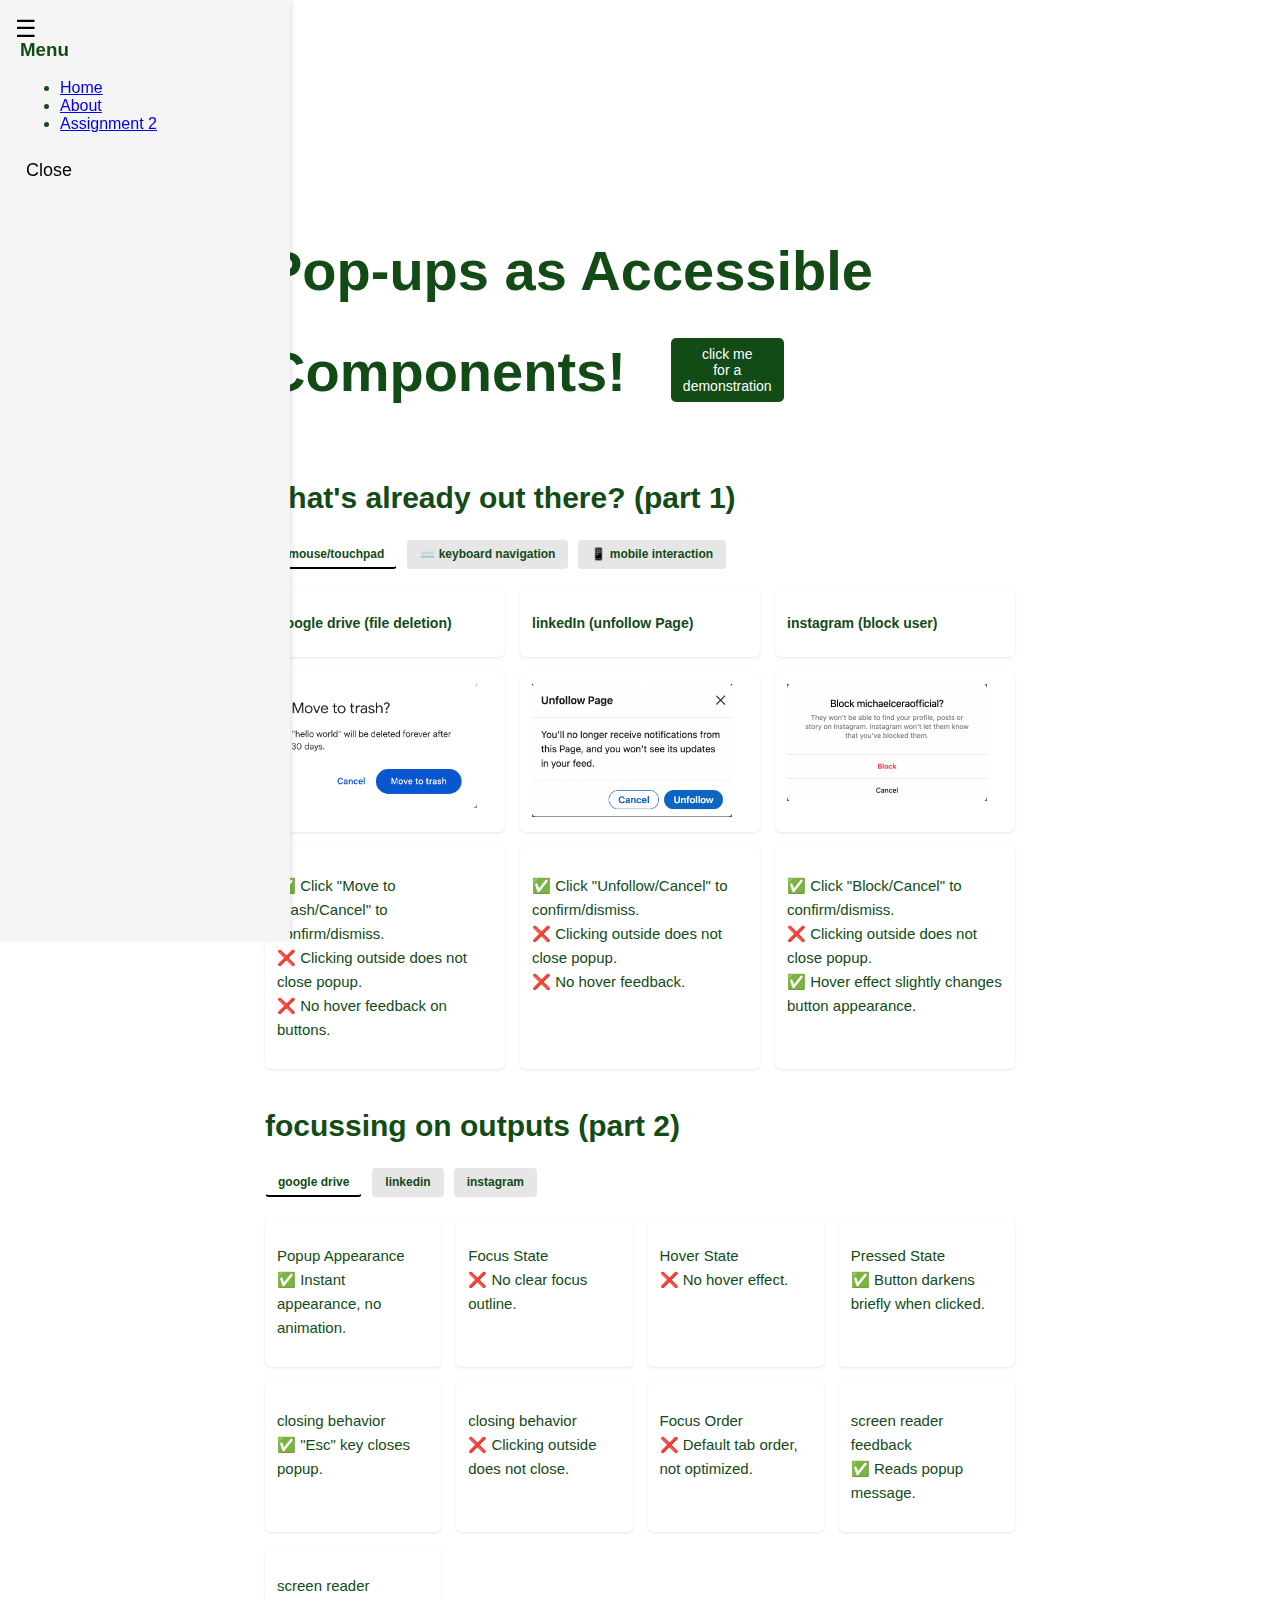
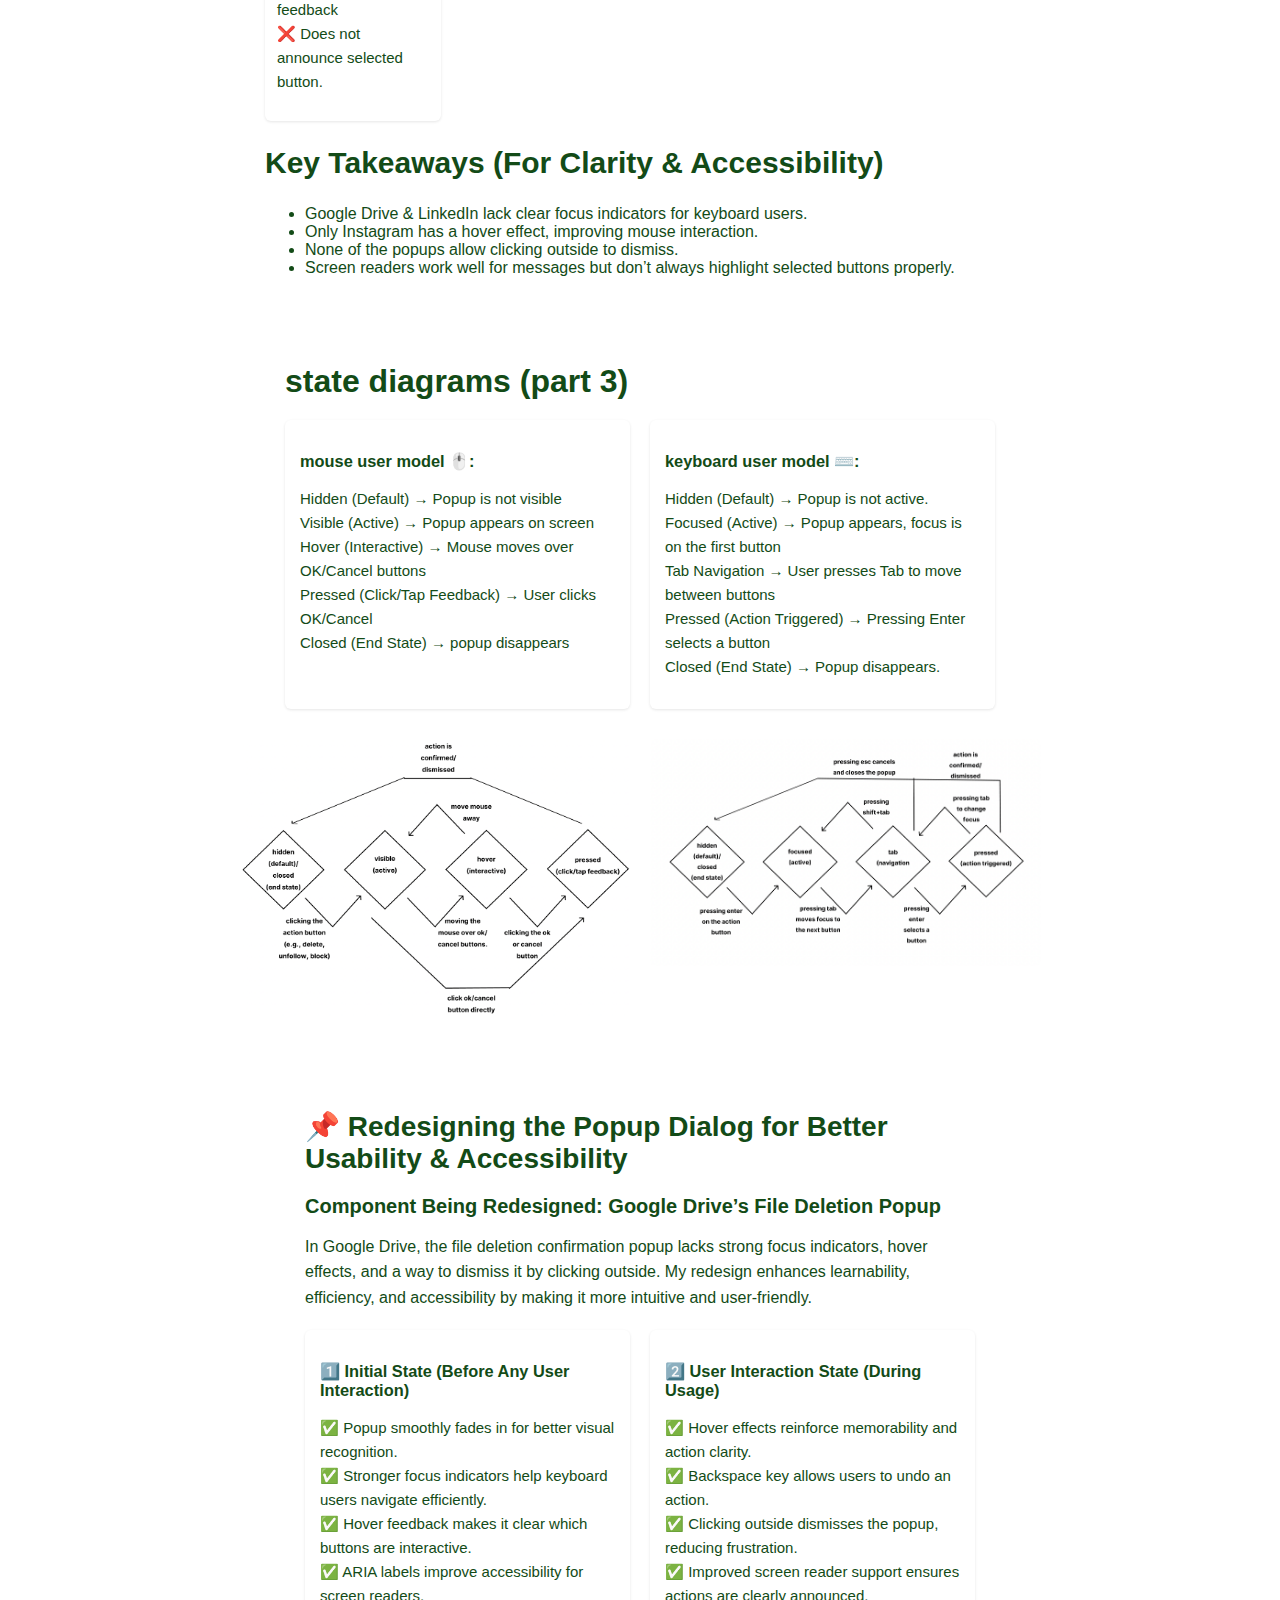
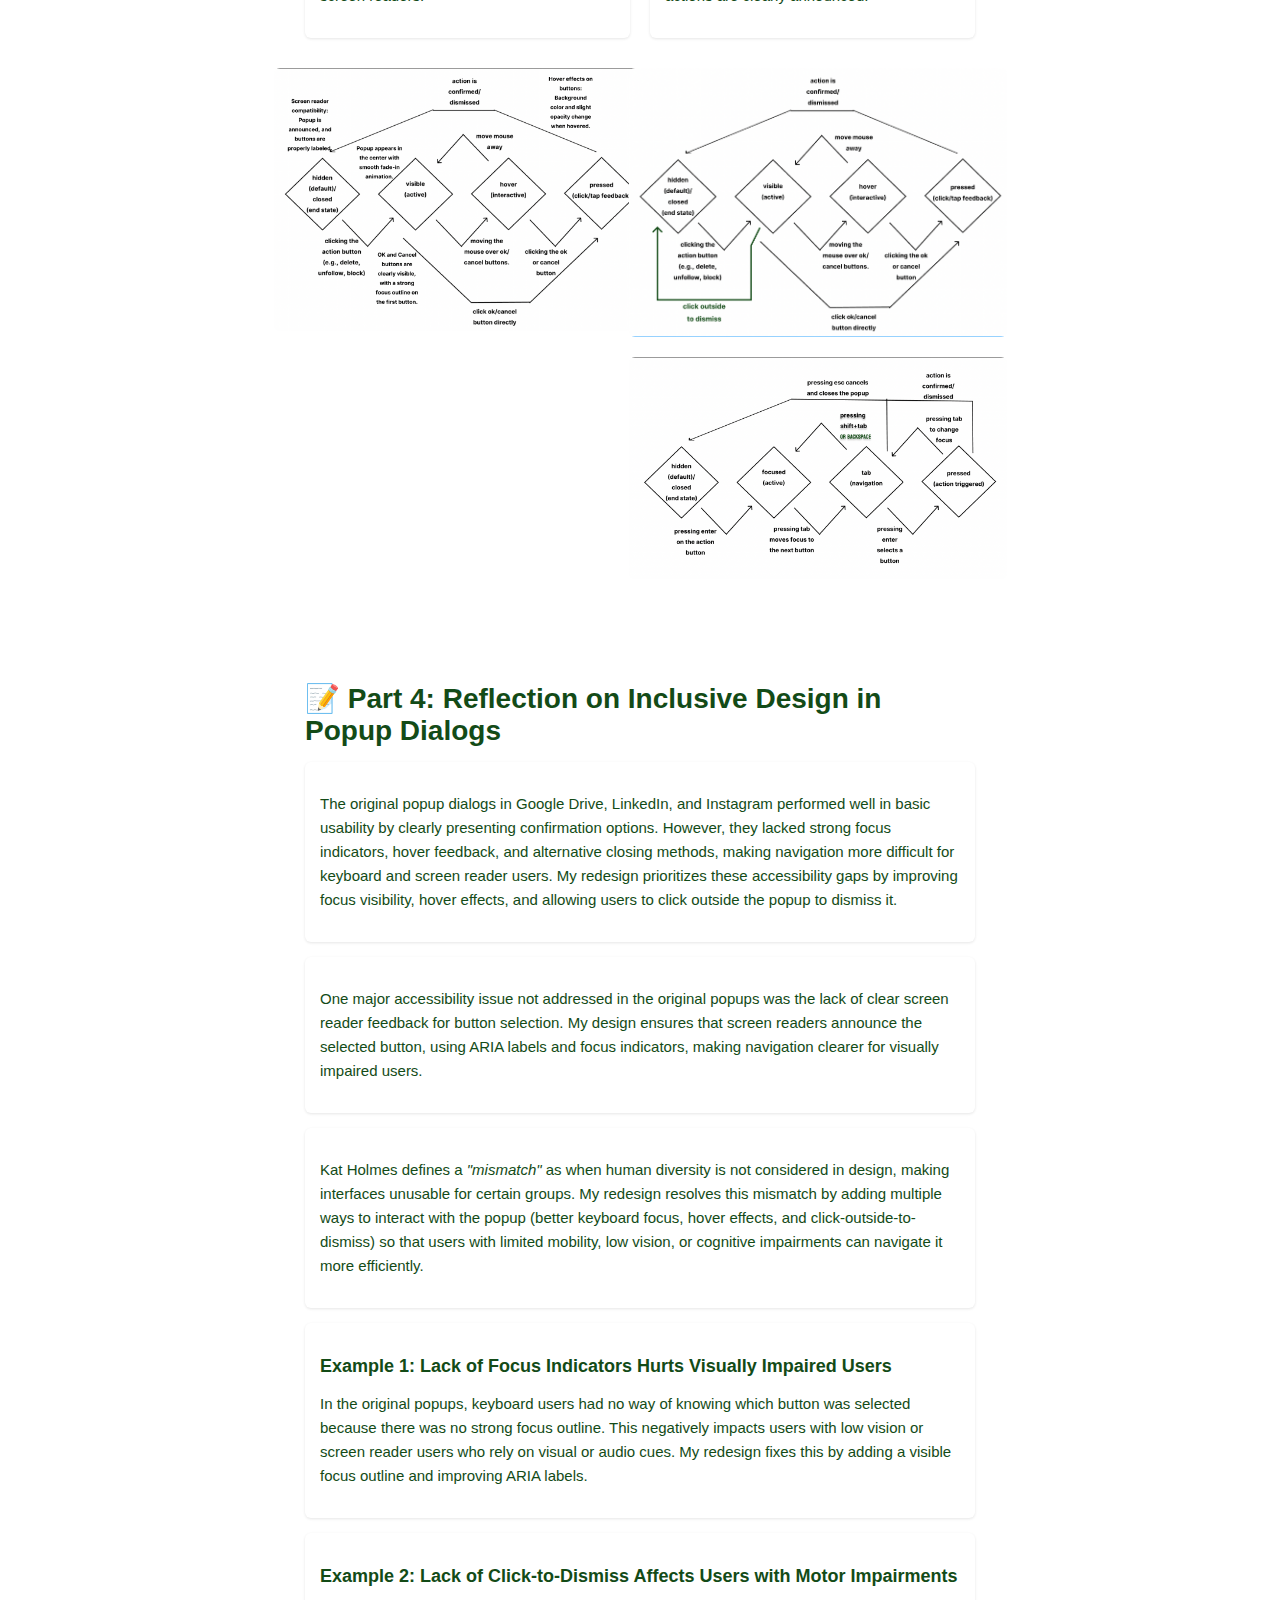
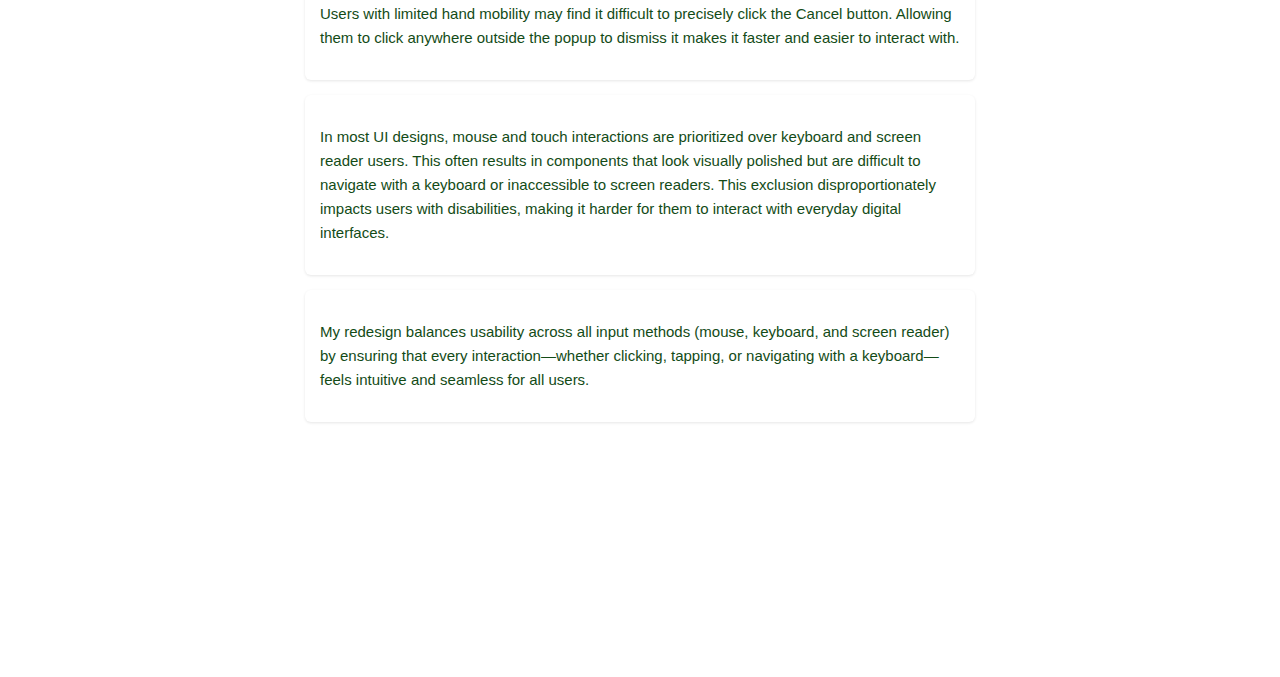
<file: index.html>
<!DOCTYPE html>
<html lang="en">
<head>
    <meta charset="UTF-8">
    <meta name="viewport" content="width=device-width, initial-scale=1.0">
    <meta http-equiv="X-UA-Compatible" content="ie=edge">
    <title>Assignment 2</title>
    <link rel="stylesheet" href="style.css"> 
</head>

<div id="left-images">
    <div class="image-container">
        <button class="close-btn">×</button>
        <img src="popups/person1.png" alt="Image 1">
    </div>
    <div class="image-container">
        <button class="close-btn">×</button>
        <img src="popups/person4.png" alt="Image 2">
    </div>
    <div class="image-container">
        <button class="close-btn">×</button>
        <img src="popups/person2.png" alt="Image 3">
    </div>
    <div class="image-container">
        <button class="close-btn">×</button>
        <img src="popups/person5.png" alt="Image 4">
    </div>
    <div class="image-container">
        <button class="close-btn">×</button>
        <img src="popups/person3.png" alt="Image 5">
    </div>
    <div class="image-container">
        <button class="close-btn">×</button>
        <img src="popups/person6.png" alt="Image 6">
    </div>
    <div class="image-container">
        <button class="close-btn">×</button>
        <img src="popups/person1.png" alt="Image 1">
    </div>
    <div class="image-container">
        <button class="close-btn">×</button>
        <img src="popups/person4.png" alt="Image 2">
    </div>
    <div class="image-container">
        <button class="close-btn">×</button>
        <img src="popups/person2.png" alt="Image 3">
    </div>
    <div class="image-container">
        <button class="close-btn">×</button>
        <img src="popups/person5.png" alt="Image 4">
    </div>
    <div class="image-container">
        <button class="close-btn">×</button>
        <img src="popups/person3.png" alt="Image 5">
    </div>
    <div class="image-container">
        <button class="close-btn">×</button>
        <img src="popups/person6.png" alt="Image 6">
    </div>
    <div class="image-container">
        <button class="close-btn">×</button>
        <img src="popups/person1.png" alt="Image 1">
    </div>
    <div class="image-container">
        <button class="close-btn">×</button>
        <img src="popups/person4.png" alt="Image 2">
    </div>
    <div class="image-container">
        <button class="close-btn">×</button>
        <img src="popups/person2.png" alt="Image 3">
    </div>
    <div class="image-container">
        <button class="close-btn">×</button>
        <img src="popups/person5.png" alt="Image 4">
    </div>
    <div class="image-container">
        <button class="close-btn">×</button>
        <img src="popups/person3.png" alt="Image 5">
    </div>
    <div class="image-container">
        <button class="close-btn">×</button>
        <img src="popups/person6.png" alt="Image 6">
    </div>
    <div class="image-container">
        <button class="close-btn">×</button>
        <img src="popups/person1.png" alt="Image 1">
    </div>
    <div class="image-container">
        <button class="close-btn">×</button>
        <img src="popups/person4.png" alt="Image 2">
    </div>
    <div class="image-container">
        <button class="close-btn">×</button>
        <img src="popups/person2.png" alt="Image 3">
    </div>
    <div class="image-container">
        <button class="close-btn">×</button>
        <img src="popups/person5.png" alt="Image 4">
    </div>
    <div class="image-container">
        <button class="close-btn">×</button>
        <img src="popups/person3.png" alt="Image 5">
    </div>
    <div class="image-container">
        <button class="close-btn">×</button>
        <img src="popups/person6.png" alt="Image 6">
    </div>
    <div class="image-container">
        <button class="close-btn">×</button>
        <img src="popups/person1.png" alt="Image 1">
    </div>
    <div class="image-container">
        <button class="close-btn">×</button>
        <img src="popups/person4.png" alt="Image 2">
    </div>
    
   
</div>
<div id="right-images">
    <div class="image-container">
        <button class="close-btn">×</button>
        <img src="popups/person1.png" alt="Image 1">
    </div>
    <div class="image-container">
        <button class="close-btn">×</button>
        <img src="popups/person4.png" alt="Image 2">
    </div>
    <div class="image-container">
        <button class="close-btn">×</button>
        <img src="popups/person2.png" alt="Image 3">
    </div>
    <div class="image-container">
        <button class="close-btn">×</button>
        <img src="popups/person5.png" alt="Image 4">
    </div>
    <div class="image-container">
        <button class="close-btn">×</button>
        <img src="popups/person3.png" alt="Image 5">
    </div>
    <div class="image-container">
        <button class="close-btn">×</button>
        <img src="popups/person6.png" alt="Image 6">
    </div>
    <div class="image-container">
        <button class="close-btn">×</button>
        <img src="popups/person1.png" alt="Image 1">
    </div>
    <div class="image-container">
        <button class="close-btn">×</button>
        <img src="popups/person4.png" alt="Image 2">
    </div>
    <div class="image-container">
        <button class="close-btn">×</button>
        <img src="popups/person2.png" alt="Image 3">
    </div>
    <div class="image-container">
        <button class="close-btn">×</button>
        <img src="popups/person5.png" alt="Image 4">
    </div>
    <div class="image-container">
        <button class="close-btn">×</button>
        <img src="popups/person3.png" alt="Image 5">
    </div>
    <div class="image-container">
        <button class="close-btn">×</button>
        <img src="popups/person6.png" alt="Image 6">
    </div>
    <div class="image-container">
        <button class="close-btn">×</button>
        <img src="popups/person1.png" alt="Image 1">
    </div>
    <div class="image-container">
        <button class="close-btn">×</button>
        <img src="popups/person4.png" alt="Image 2">
    </div>
    <div class="image-container">
        <button class="close-btn">×</button>
        <img src="popups/person2.png" alt="Image 3">
    </div>
    <div class="image-container">
        <button class="close-btn">×</button>
        <img src="popups/person5.png" alt="Image 4">
    </div>
    <div class="image-container">
        <button class="close-btn">×</button>
        <img src="popups/person3.png" alt="Image 5">
    </div>
    <div class="image-container">
        <button class="close-btn">×</button>
        <img src="popups/person6.png" alt="Image 6">
    </div>
    <div class="image-container">
        <button class="close-btn">×</button>
        <img src="popups/person1.png" alt="Image 1">
    </div>
    <div class="image-container">
        <button class="close-btn">×</button>
        <img src="popups/person4.png" alt="Image 2">
    </div>
    <div class="image-container">
        <button class="close-btn">×</button>
        <img src="popups/person2.png" alt="Image 3">
    </div>
    <div class="image-container">
        <button class="close-btn">×</button>
        <img src="popups/person5.png" alt="Image 4">
    </div>
    <div class="image-container">
        <button class="close-btn">×</button>
        <img src="popups/person3.png" alt="Image 5">
    </div>
    <div class="image-container">
        <button class="close-btn">×</button>
        <img src="popups/person6.png" alt="Image 6">
    </div>
    <div class="image-container">
        <button class="close-btn">×</button>
        <img src="popups/person1.png" alt="Image 1">
    </div>
    <div class="image-container">
        <button class="close-btn">×</button>
        <img src="popups/person4.png" alt="Image 2">
    </div>
   
   
</div>
<body>

    <!-- Sidebar -->
    <div id="sidebar">
        <h3>Menu</h3>
        <ul>
            <li><a href="assignment2.html">Home</a></li>
            <li><a href="assignment2.html">About</a></li>
            <li><a href="index.html">Assignment 2</a></li>
        </ul>
        <button id="close-sidebar">Close</button>
    </div>

   
    <div id="sidebar-toggle">☰</div>

   



 
 
    <div id="title">
        <h1>
            Pop-ups as Accessible Components!<button id="action-button">click me <br> for a <br> demonstration</button>
        </h1>
    </div>

   

   

 
    <div id="skills-section">
        <h2>what's already out there? (part 1)</h2>
        <div id="skill-tabs">
            <span class="skill-tab active" data-category="mouse">🖱 mouse/touchpad</span>
            <span class="skill-tab" data-category="keyboard">⌨️ keyboard navigation</span>
            <span class="skill-tab" data-category="mobile">📱 mobile interaction</span>
        </div>

      
        <div id="skills-grid">
            <div class="skill-box" data-category="mouse">
                <h3>google drive (file deletion)</h3>
    
            </div>
            <div class="skill-box" data-category="mouse">
                <h3>linkedIn (unfollow Page)</h3>
    
            </div>
            <div class="skill-box" data-category="mouse">
                <h3>instagram (block user)</h3>
            </div>
            <div class="skill-box" data-category="mouse">
                <img id="google-img" src="photo/google_drive.png" alt="google pop-up Image">
            </div>
            <div class="skill-box" data-category="mouse">
                <img id="google-img" src="photo/linkeden.png" alt="linkeden pop-up Image">
            </div>
            <div class="skill-box" data-category="mouse">
                <img id="google-img" src="photo/instagram.png" alt="instagram pop-up Image">
            </div>
            <div class="skill-box" data-category="mouse">
                <p>✅ Click "Move to Trash/Cancel" to confirm/dismiss.<br>
                    ❌ Clicking outside does not close popup.<br>
                    ❌ No hover feedback on buttons.</p>
            </div>

            <div class="skill-box" data-category="mouse">
        
                <p>✅ Click "Unfollow/Cancel" to confirm/dismiss.<br>
                    ❌ Clicking outside does not close popup.<br>
                    ❌ No hover feedback.</p>
            </div>

            <div class="skill-box" data-category="mouse">
                
                <p>✅ Click "Block/Cancel" to confirm/dismiss.<br>
                    ❌ Clicking outside does not close popup.<br>
                    ✅ Hover effect slightly changes button appearance.</p>
            </div>
            <div class="skill-box" data-category="keyboard" style="display: none;">
                <h3>google drive (file deletion)</h3>
    
            </div>
            <div class="skill-box" data-category="keyboard" style="display: none;">
                <h3>linkedIn (unfollow Page)</h3>
    
            </div>
            <div class="skill-box" data-category="keyboard"style="display: none;" >
                <h3>instagram (block user)</h3>
    
            </div>
            <div class="skill-box" data-category="keyboard" style="display: none;">
                <img id="google-img" src="photo/google_drive.png" alt="google pop-up Image">
            </div>
            <div class="skill-box" data-category="keyboard" style="display: none;">
                <img id="google-img" src="photo/linkeden.png" alt="linkeden pop-up Image">
            </div>
            <div class="skill-box" data-category="keyboard" style="display: none;">
                <img id="google-img" src="photo/instagram.png" alt="instagram pop-up Image">
            </div>
            <div class="skill-box" data-category="keyboard" style="display: none;">
       
                <p>✅ Tab moves focus between buttons.<br>
                    ✅ Enter confirms selection.<br>
                    ✅ Esc closes popup.<br>
                    ❌ Weak or no visible focus indicator.</p>
            </div>

            <div class="skill-box" data-category="keyboard" style="display: none;">
         
                <p>✅ Tab moves focus logically (Unfollow → Cancel → Close).<br>
                    ✅ Enter selects button.<br>
                    ✅ Esc closes popup.<br>
                    ❌ No strong focus highlight.</p>
            </div>

            <div class="skill-box" data-category="keyboard" style="display: none;">
      
                <p>✅ Tab moves focus logically (Block → Cancel).<br>
                    ✅ Enter selects button.<br>
                    ✅ Esc closes popup.<br>
                    ❌ No strong focus highlight.</p>
            </div>
            <div class="skill-box" data-category="mobile"style="display: none;">
                <h3>google drive (file deletion)</h3>
    
            </div>
            <div class="skill-box" data-category="mobile"style="display: none;">
                <h3>linkedIn (unfollow Page)</h3>
    
            </div>
            <div class="skill-box" data-category="mobile"style="display: none;">
                <h3>instagram (block user)</h3>
    
            </div>
            <div class="skill-box" data-category="mobile" style="display: none;">
                <img id="google-img" src="photo/google_drive.png" alt="google pop-up Image">
            </div>
            <div class="skill-box" data-category="mobile" style="display: none;">
                <img id="google-img" src="photo/linkeden.png" alt="linkeden pop-up Image">
            </div>
            <div class="skill-box" data-category="mobile" style="display: none;">
                <img id="google-img" src="photo/instagram.png" alt="instagram pop-up Image">
            </div>
            <div class="skill-box" data-category="mobile" style="display: none;">

                <p>✅ Popup appears centered.<br>
                    ✅ Tap OK/Cancel to confirm/dismiss.<br>
                    ❌ Clicking outside does not close popup.<br>
                    ✅ Buttons are large & touch-friendly.</p>
            </div>

            <div class="skill-box" data-category="mobile" style="display: none;">
                <p>✅ Popup appears centered.<br>
                    ✅ Tap Unfollow/Cancel to confirm/dismiss.<br>
                    ❌ Clicking outside does not close popup.<br>
                    ✅ Buttons are large & touch-friendly.</p>
            </div>

            <div class="skill-box" data-category="mobile" style="display: none;">
                <p>✅ Popup appears centered.<br>
                    ✅ Tap Block/Cancel to confirm/dismiss.<br>
                    ❌ Clicking outside does not close popup.<br>
                    ✅ Buttons are large & touch-friendly.</p>
            </div>
        </div>
    </div>


   
    <div id="skills-section1">
    <h2>focussing on outputs (part 2)</h2>
    <div id="skill-tabs1">
        <span class="skill-tab1 active" data-category="google1">google drive</span>
        <span class="skill-tab1" data-category="linkedin1">linkedin</span>
        <span class="skill-tab1" data-category="instagram1">instagram</span>
    </div>

  
    <div id="skills-grid1">
        <div class="skill-box1" data-category="google1">
            <p>Popup Appearance <br>✅ Instant appearance, no animation.</p>
        </div>

        <div class="skill-box1" data-category="google1">
            <p>Focus State<br>❌ No clear focus outline.</p>
        </div>

        <div class="skill-box1" data-category="google1">
            <p>Hover State<br>❌ No hover effect.</p>
        </div>
        <div class="skill-box1" data-category="google1">
            <p>Pressed State<br>✅ Button darkens briefly when clicked.</p>
        </div>
        <div class="skill-box1" data-category="google1">
            <p>closing behavior<br>✅ "Esc" key closes popup.</p>
        </div>
        <div class="skill-box1" data-category="google1">
            <p>closing behavior<br>❌ Clicking outside does not close.</p>
        </div>
        <div class="skill-box1" data-category="google1">
            <p>Focus Order<br> ❌ Default tab order, not optimized.</p>
        </div>
        <div class="skill-box1" data-category="google1">
            <p>screen reader feedback<br>✅ Reads popup message.</p>
        </div>
        <div class="skill-box1" data-category="google1">
            <p>screen reader feedback<br>❌ Does not announce selected button.</p>
        </div>
        
        <div class="skill-box1" data-category="linkedin1" style="display: none;">
            <p>Popup Appearance <br>✅ Slight slide-in animation.</p>
        </div>

        <div class="skill-box1" data-category="linkedin1" style="display: none;">
            <p>Focus State<br>❌ Weak focus highlight.</p>
        </div>

        <div class="skill-box1" data-category="linkedin1" style="display: none;">
            <p>Hover State<br>❌ No hover effect.</p>
        </div>
        <div class="skill-box1" data-category="linkedin1" style="display: none;">
            <p>Pressed State<br>✅ Button darkens briefly when clicked.</p>
        </div>
        <div class="skill-box1" data-category="linkedin1" style="display: none;">
            <p>closing behavior<br>✅ "Esc" key closes popup.</p>
        </div>
        <div class="skill-box1" data-category="linkedin1"style="display: none;">
            <p>closing behavior<br>❌ Clicking outside does not close.</p>
        </div>
        <div class="skill-box1" data-category="linkedin1"style="display: none;">
            <p>Focus Order<br>✅ Logical sequence (Unfollow → Cancel → Close).</p>
        </div>
        <div class="skill-box1" data-category="linkedin1"style="display: none;">
            <p>screen reader feedback<br>✅ Reads popup message.</p>
        </div>
        <div class="skill-box1" data-category="linkedin1"style="display: none;">
            <p>screen reader feedback<br>✅ Announces button names when tabbing.</p>
        </div>

        <div class="skill-box1" data-category="instagram1" style="display: none;">
            <p>Popup Appearance <br>✅ Smooth fade-in effect.</p>
        </div>

        <div class="skill-box1" data-category="instagram1" style="display: none;">
            <p>Focus State<br>❌ Weak focus highlight.</p>
        </div>

        <div class="skill-box1" data-category="instagram1" style="display: none;">
            <p>Hover State<br>✅ Buttons slightly change opacity when hovered.</p>
        </div>
        <div class="skill-box1" data-category="instagram1" style="display: none;">
            <p>Pressed State<br>✅ Button shrinks slightly on press.</p>
        </div>
        <div class="skill-box1" data-category="instagram1" style="display: none;">
            <p>closing behavior<br>✅ "Esc" key closes popup.</p>
        </div>
        <div class="skill-box1" data-category="instagram1"style="display: none;">
            <p>closing behavior<br>❌ Clicking outside does not close.</p>
        </div>
        <div class="skill-box1" data-category="instagram1"style="display: none;">
            <p>Focus Order<br>✅ Logical sequence (Block → Cancel).</p>
        </div>
        <div class="skill-box1" data-category="instagram1"style="display: none;">
            <p>screen reader feedback<br>✅ Reads popup message.</p>
        </div>
        <div class="skill-box1" data-category="instagram1"style="display: none;">
            <p>screen reader feedback<br>❌ Selected button not clearly indicated.</p>
        </div>
    </div>
   
    <div id="key-takeaways">
        <h2>Key Takeaways (For Clarity & Accessibility)</h2>
        <ul>
            <li>Google Drive & LinkedIn lack clear focus indicators for keyboard users.</li>
            <li>Only Instagram has a hover effect, improving mouse interaction.</li>
            <li>None of the popups allow clicking outside to dismiss.</li>
            <li>Screen readers work well for messages but don’t always highlight selected buttons properly.</li>
        </ul>
    </div>


<div id="part3section">
    <h2>state diagrams (part 3)</h2>

    <!-- 2x2 Grid Information Boxes -->
    <div id="info-grid">
        <div class="info-box">
            <h3>mouse user model 🖱️:</h3>
            <p>Hidden (Default) → Popup is not visible<br>
                Visible (Active) → Popup appears on screen<br>
                Hover (Interactive) → Mouse moves over OK/Cancel buttons<br>
                Pressed (Click/Tap Feedback) → User clicks OK/Cancel<br>
                Closed (End State) → popup disappears</p>
        </div>
        <div class="info-box">
            <h3>keyboard user model ⌨️:</h3>
            <p>Hidden (Default) → Popup is not active.<br>
                Focused (Active) → Popup appears, focus is on the first button<br>
                Tab Navigation → User presses Tab to move between buttons<br>
                Pressed (Action Triggered) → Pressing Enter selects a button<br>
                Closed (End State) → Popup disappears.</p>
        </div>
       
    </div>


    <div id="image-container">
        <img src="photo/diagram1.png" alt="Diagram 1">
        <img src="photo/diagram2.png" alt="Diagram 2">
    </div>


<div id="redesign-section">
    <h2>📌 Redesigning the Popup Dialog for Better Usability & Accessibility</h2>
    
    <h3 id="redesign-subtitle">Component Being Redesigned: Google Drive’s File Deletion Popup</h3>
    <p id="redesign-intro">
        In Google Drive, the file deletion confirmation popup lacks strong focus indicators, hover effects, 
        and a way to dismiss it by clicking outside. My redesign enhances learnability, efficiency, and accessibility 
        by making it more intuitive and user-friendly.
    </p>

  
    <div id="redesign-grid">
        <div class="redesign-box">
            <h3>1️⃣ Initial State (Before Any User Interaction)</h3>
            <p>✅ Popup smoothly fades in for better visual recognition.<br>
               ✅ Stronger focus indicators help keyboard users navigate efficiently.<br>
               ✅ Hover feedback makes it clear which buttons are interactive.<br>
               ✅ ARIA labels improve accessibility for screen readers.</p>
        </div>
        <div class="redesign-box">
            <h3>2️⃣ User Interaction State (During Usage)</h3>
            <p>✅ Hover effects reinforce memorability and action clarity.<br>
               ✅ Backspace key allows users to undo an action.<br>
               ✅ Clicking outside dismisses the popup, reducing frustration.<br>
               ✅ Improved screen reader support ensures actions are clearly announced.</p>
        </div>
    </div>

  
    <div id="redesign-images">
        <div class="redesign-left">
            <img src="photo/diagram5.png" alt="Redesigned Popup - Full View">
        </div>
        <div class="redesign-right">
            <img src="photo/diagram3.png" alt="Popup State 1">
            <img src="photo/diagram4.png" alt="Popup State 2">
        </div>
    </div>
</div>

   
<div id="part4section">
    <h2>📝 Part 4: Reflection on Inclusive Design in Popup Dialogs</h2>

    <div class="reflection-box">
        <p>
            The original popup dialogs in Google Drive, LinkedIn, and Instagram performed well in 
            basic usability by clearly presenting confirmation options. However, they lacked 
            strong focus indicators, hover feedback, and alternative closing methods, making navigation more difficult 
            for keyboard and screen reader users. My redesign prioritizes these accessibility gaps by 
            improving focus visibility, hover effects, and allowing users to click outside the popup to dismiss it.
        </p>
    </div>

    <div class="reflection-box">
        <p>
            One major accessibility issue not addressed in the original popups was the lack of clear screen reader 
            feedback for button selection. My design ensures that screen readers announce the selected button, using ARIA 
            labels and focus indicators, making navigation clearer for visually impaired users.
        </p>
    </div>

    <div class="reflection-box">
        <p>
            Kat Holmes defines a <em>"mismatch"</em> as when human diversity is not considered in design, making interfaces 
            unusable for certain groups. My redesign resolves this mismatch by adding multiple ways to interact with the popup 
            (better keyboard focus, hover effects, and click-outside-to-dismiss) so that users with 
            limited mobility, low vision, or cognitive impairments can navigate it more efficiently.
        </p>
    </div>

    <div class="reflection-box">
        <h3>Example 1: Lack of Focus Indicators Hurts Visually Impaired Users</h3>
        <p>
            In the original popups, keyboard users had no way of knowing which button was selected because there was no 
            strong focus outline. This negatively impacts users with low vision or screen reader users who rely on 
            visual or audio cues. My redesign fixes this by adding a visible focus outline and improving ARIA labels.
        </p>
    </div>

    <div class="reflection-box">
        <h3>Example 2: Lack of Click-to-Dismiss Affects Users with Motor Impairments</h3>
        <p>
            Users with limited hand mobility may find it difficult to precisely click the Cancel button. 
            Allowing them to click anywhere outside the popup to dismiss it makes it faster and easier to interact with.
        </p>
    </div>

    <div class="reflection-box">
        <p>
            In most UI designs, mouse and touch interactions are prioritized over keyboard and screen reader users. This often 
            results in components that look visually polished but are difficult to navigate with a keyboard or inaccessible to screen readers. 
            This exclusion disproportionately impacts users with disabilities, making it harder for them to interact with everyday digital interfaces.
        </p>
    </div>

    <div class="reflection-box">
        <p>
            My redesign balances usability across all input methods (mouse, keyboard, and screen reader) by ensuring that 
            every interaction—whether clicking, tapping, or navigating with a keyboard—feels intuitive and seamless for all users.
        </p>
    </div>
</div>

</div>

    <script src="index.js"></script> <!-- ✅ Linked JS file -->
</body>
</html>
</file>
<file: style.css>
body {
    max-width: 750px;
    margin: 0 auto;
    padding: 200px 40px;
    font-family: Arial, sans-serif;
    color: #134B17;
}


.close-btn {
    position: relative;
    top: 25px; /* Adjust as needed */
    left: 5px; /* Move it to the right */
    background-color: #134B17;
    color: white;
    border: none;
    font-size: 16px;
    font-weight: bold;
    width: 20px;
    height: 20px;
    border-radius: 50%;
    cursor: pointer;
    display: flex;
    align-items: center;
    justify-content: center;
}


.close-btn:hover {
    background-color: 75DA6E;
}


#left-images, #right-images {
    display: flex;
    flex-direction: column; 
    gap: 15px; 
    flex: 1; 
    align-items: flex-start; 
    padding-left: 10px; 
}
#left-images {
    position: absolute; 
    left: 7%; 
    top: 60%;
    display: flex;
    flex-direction: column; 
    gap: 45px; 
    align-items: flex-start; 
    padding-left: 10px; 
} 

#right-images {
    position: absolute; 
    right: 7%; 
    top: 62%; 
    display: flex;
    flex-direction: column; 
    gap: 45px;  
    align-items: flex-start; 
    padding-left: 10px; 
} 





#left-images img, #right-images img {
    width: 120px;
    height: auto;
    border-radius: 8px;
    box-shadow: 0px 2px 5px rgba(0, 0, 0, 0.2);
}


#title {
    display: flex;
    align-items: center;
    gap: 10px; 
}


#action-button {
    background-color: #134B17;
    color: white;
    border: none;
    padding: 8px 12px;
    font-size: 14px;
    cursor: pointer;
    border-radius: 5px;
    transition: background-color 0.3s;
    margin-left: 45px;
    margin-top: 35px;
}

#action-button:hover {
    background-color: #0e3a11;
}


#about-section {
    display: flex;
    align-items: center;
    gap: 20px;
    margin-top: 20px;
}

#profile-img {
    width: 200px; /* Reduce image size */
    height: auto;
}

#google-img{
    width: 200px; /* Reduce image size */
    height: auto;
}

#about-text {
    flex: 1;
}

/* Adjust font sizes */
h1 {
    font-size: 56px;
    font-weight: bold;
}

h2 {
    font-size: 30px;
    font-weight: bold;
}

p {
    font-size: 15px;
    line-height: 1.6;
}

/* Skills Section */
#skills-section, #skills-section1 {
    margin-top: 40px;
}

#skill-tabs, #skill-tabs1 {
    display: flex;
    gap: 10px;
    margin-bottom: 20px;
}

.skill-tab, .skill-tab1 {
    background-color: #e6e6e6;
    padding: 6px 12px;
    font-size: 12px;
    font-weight: bold;
    border-radius: 4px;
    cursor: pointer;
    display: flex;
    align-items: center;
    gap: 4px;
    border: 1px solid transparent;
}

.skill-tab.active, .skill-tab1.active {
    border-bottom: 2px solid black;
    background-color: white;
}


#skills-grid{
    display: grid;
    grid-template-columns: repeat(3, 1fr);
    gap: 15px;
}

#skills-grid1{
    display: grid;
    grid-template-columns: repeat(4, 1fr);
    gap: 15px;
}

.skill-box, .skill-box1 {
    background-color: #ffffff;
    border-radius: 6px;
    padding: 12px;
    box-shadow: 0px 1px 3px rgba(0, 0, 0, 0.1);
    font-size: 12px;
}


#sidebar {
    width: 250px;
    height: 100vh;
    position: fixed;
    left: 0;
    top: 0;
    background: #f5f5f5;
    padding: 20px;
    box-shadow: 2px 0 5px rgba(0, 0, 0, 0.1);
    transition: transform 0.3s ease-in-out;
}


#sidebar.hidden {
    transform: translateX(-250px); 
}


#sidebar-toggle {
    position: fixed;
    top: 15px;
    left: 15px;
    cursor: pointer;
    font-size: 24px;
    background: none;
    border: none;
    color: black;
    z-index: 1000; 
}


#close-sidebar {
    background: none;
    border: none;
    font-size: 18px;
    cursor: pointer;
    margin-top: 10px;
}

#part3section {
    margin-top: 40px;
    padding: 20px;
}

#part3section h2 {
    font-size: 32px;
    font-weight: bold;
    margin-bottom: 20px;
}

/* Grid layout for 2x2 row */
#info-grid {
    display: grid;
    grid-template-columns: repeat(2, 1fr); /* 2 columns */
    gap: 20px;
    margin-bottom: 30px;
}

.info-box {
    background-color: #ffffff;
    border-radius: 6px;
    padding: 15px;
    box-shadow: 0px 1px 3px rgba(0, 0, 0, 0.1);
    font-size: 14px;
}

/* Image container for two images side by side */
#image-container {
    display: flex;
    justify-content: center;
    gap: 20px; /* Space between images */
    margin-top: 20px;
}

#image-container img {
    width: 55%; /* Each image takes nearly half the width */
    height: 55%;
  
    border-radius: 6px;
}

#image-container {
    display: flex;
    justify-content: center;
    gap: 20px; /* Space between left and right sections */
    margin-top: 20px;
}

/* Left Image - Diagram 5 */
.left-image {
    flex: 1; /* Takes up equal space */
    display: flex;
    justify-content: center;
}

.left-image img {
    width: 80%;  /* Increase width */
    max-width: 500px; /* Ensures it doesn’t get too large on big screens */
    border-radius: 6px;
}

/* Right Images - Diagrams 3 & 4 Stacked */
.right-images {
    flex: 1;
    display: flex;
    flex-direction: column;
    gap: 20px; /* Space between stacked images */
    align-items: center;
}

.right-images img {
    width: 800%;  /* Increase width */
    max-width: 500px; /* Same as left image for consistency */
    border-radius: 6px;
}

#part4section {
    margin-top: 40px;
    padding: 20px;
}

#part4section h2 {
    font-size: 28px;
    font-weight: bold;
    margin-bottom: 15px;
}

.reflection-box {
    background-color: #ffffff;
    border-radius: 6px;
    padding: 15px;
    box-shadow: 0px 1px 3px rgba(0, 0, 0, 0.1);
    font-size: 14px;
    margin-bottom: 15px;
}

.reflection-box h3 {
    font-size: 18px;
    font-weight: bold;
    margin-bottom: 8px;
}


#redesign-section {
    margin-top: 50px;
    padding: 20px;
}


#redesign-section h2 {
    font-size: 28px;
    font-weight: bold;
    margin-bottom: 15px;
}

#redesign-subtitle {
    font-size: 20px;
    font-weight: bold;
    margin-bottom: 10px;
}

#redesign-intro {
    font-size: 16px;
    line-height: 1.6;
    margin-bottom: 20px;
}


#redesign-grid {
    display: grid;
    grid-template-columns: repeat(2, 1fr); /* Two columns */
    gap: 20px;
    margin-bottom: 30px;
}

.redesign-box {
    background-color: #ffffff;
    border-radius: 6px;
    padding: 15px;
    box-shadow: 0px 1px 3px rgba(0, 0, 0, 0.1);
    font-size: 14px;
}


#redesign-images {
    display: flex;
    justify-content: center; 
    align-items: flex-start; 
    gap: 40px; 
    margin-top: 20px;
    flex-wrap: nowrap; 
    width: 100%; 
}


.redesign-left {
    flex: 1;
    display: flex;
    justify-content: center;
    align-items: center;
    width: 100%; 
}

.redesign-left img {
    width: 120%; 
    max-width: 700px; 
    height: auto; 
    border-radius: 6px;
}


.redesign-right {
    flex: 1;
    display: flex;
    flex-direction: column;
    gap: 20px; 
    align-items: center;
    width: 100%;
}

.redesign-right img {
    width: 120%; 
    max-width: 500px; 
    height: auto; 
    border-radius: 6px;
}

/* 🔄 Responsive Fix for Smaller Screens */
@media screen and (max-width: 900px) {
    #redesign-images {
        flex-direction: column; 
        align-items: center;
    }

    .redesign-left img, .redesign-right img {
        width: 100%; 
        max-width: 100%; 
    }
}
</file>
